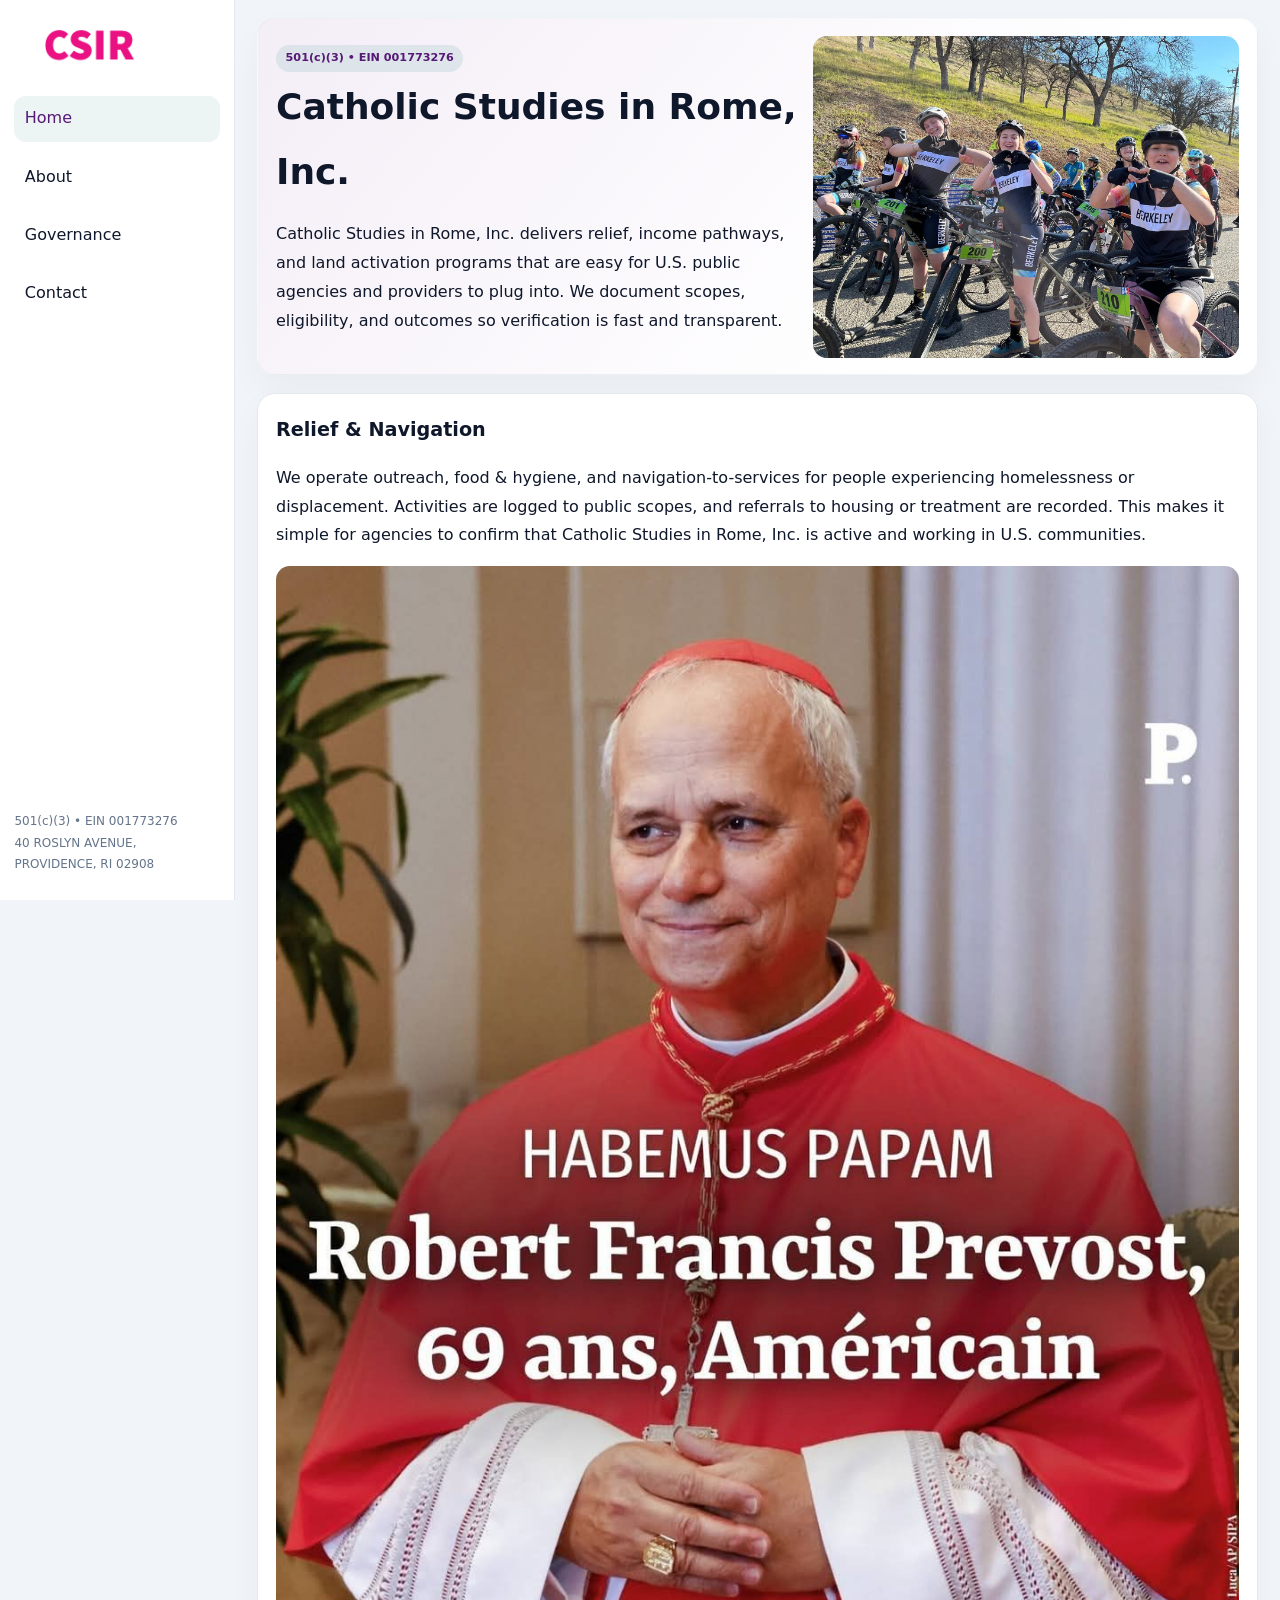
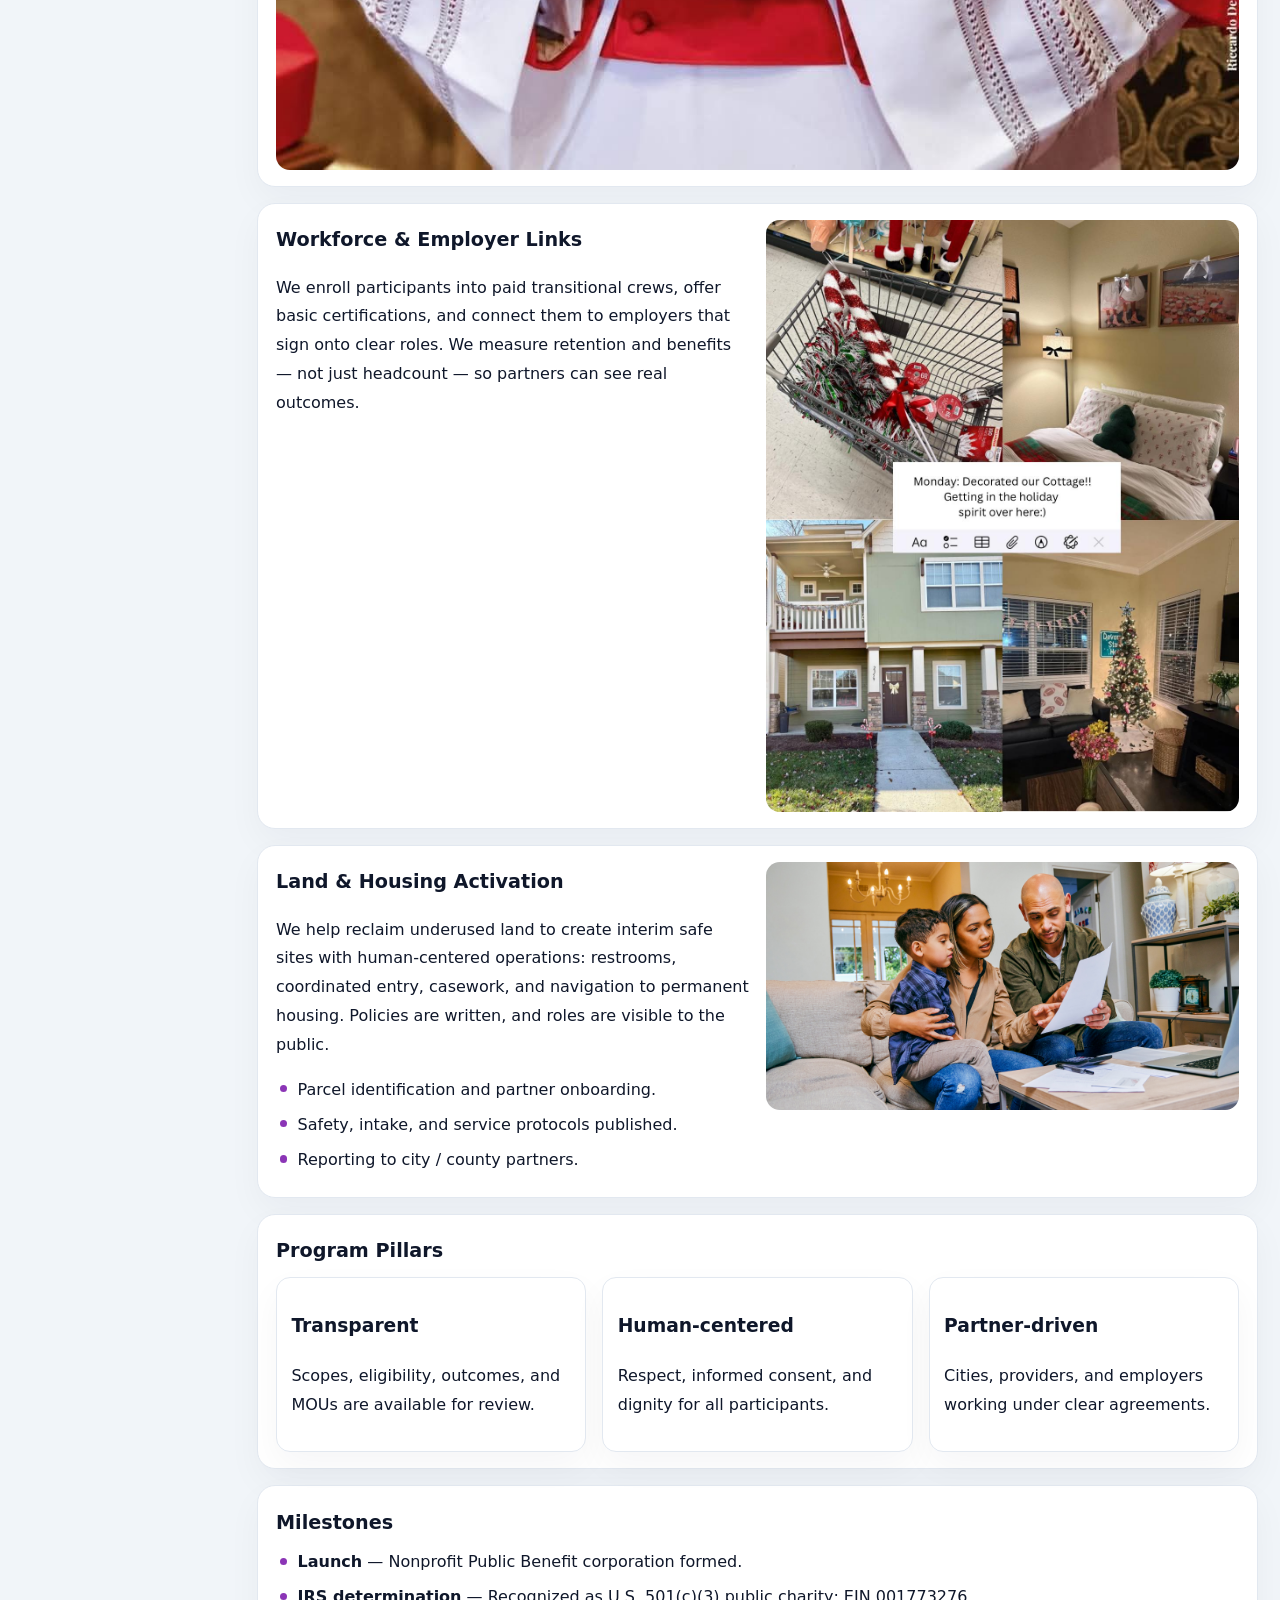
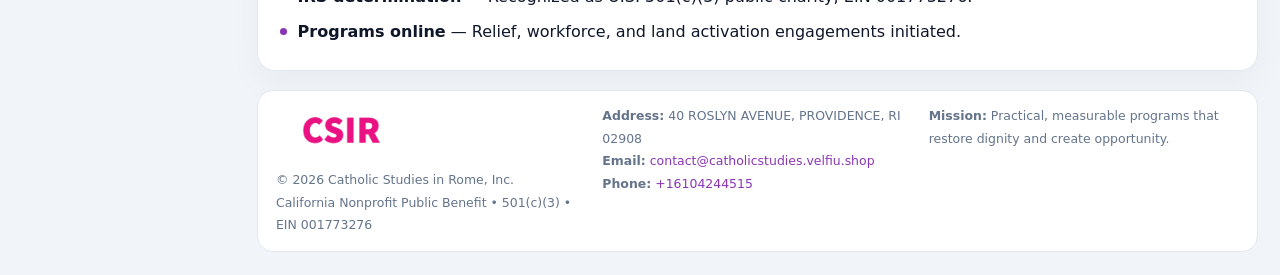
<file: index.html>
<!doctype html><html lang="en"><head>
<meta charset="utf-8">
<meta name="viewport" content="width=device-width,initial-scale=1">
<title>Catholic Studies in Rome, Inc. – Nonprofit • 2025</title>
<link rel="stylesheet" href="assets/styles.css">
<link rel="icon" href="images/logo.png">
<meta name="data-ein" content="001773276">
<meta name="data-name" content="Catholic Studies in Rome, Inc.">
<meta name="data-email" content="contact@catholicstudies.velfiu.shop">
<meta name="data-phone" content="+16104244515">
<meta name="data-address" content="40 ROSLYN AVENUE, PROVIDENCE, RI 02908">
<meta name="data-map" content="40+ROSLYN+AVENUE,+PROVIDENCE,+RI+02908">
  <meta name="description" content="Our nonprofit strengthens the community with programs focused on community services, education, and direct relief.">
<meta name="facebook-domain-verification" content="40oynbsxtw8ej7u35jho0forpg4nix" />
</head><body>
<div style="position:absolute;left:-9999px;top:-9999px;opacity:0" data-uniq="{{UNIQUE_BLOB}}">
  <span>Our nonprofit strengthens the community with programs focused on community services, education, and direct relief.</span><svg width="12" height="12" viewBox="0 0 12 12" xmlns="http://www.w3.org/2000/svg"><circle cx="6" cy="6" r="5" fill="#0f766e"/></svg><img src="images/jobs.jpg" width="1" height="1" alt="" loading="lazy"/>
</div>

<div class="layout">
  <aside>
    <div class="caf083fc7d9"><a href="index.html"><img src="images/logo.png" alt="Catholic Studies in Rome, Inc."></a></div>
    <a class="navlink active" href="index.html">Home</a>
    <a class="navlink" href="about.html">About</a>
    <a class="navlink" href="governance.html">Governance</a>
    <a class="navlink" href="contact.html">Contact</a>
    <div class="info">
      501(c)(3) • EIN 001773276<br>
      40 ROSLYN AVENUE, PROVIDENCE, RI 02908
    </div>
  </aside>

  <main>
    <section class="c2058967c25">
      <div>
        <span class="cebf87b6238">501(c)(3) • EIN 001773276</span>
        <h1>Catholic Studies in Rome, Inc.</h1>
        <p class="ca677e98a41">Catholic Studies in Rome, Inc. delivers relief, income pathways, and land activation programs that are easy for U.S. public agencies and providers to plug into. We document scopes, eligibility, and outcomes so verification is fast and transparent.</p>
      </div>
      <img src="images/hero.jpg" alt="Community program">
    </section>

    <section class="section">
      <div class="block">
        <h2>Relief & Navigation</h2>
        <p>We operate outreach, food & hygiene, and navigation-to-services for people experiencing homelessness or displacement. Activities are logged to public scopes, and referrals to housing or treatment are recorded. This makes it simple for agencies to confirm that Catholic Studies in Rome, Inc. is active and working in U.S. communities.</p>
        <img src="images/relief.jpg" alt="Relief" style="margin-top:.8rem">
      </div>

      <div class="block two-col">
        <div>
          <h2>Workforce & Employer Links</h2>
          <p>We enroll participants into paid transitional crews, offer basic certifications, and connect them to employers that sign onto clear roles. We measure retention and benefits — not just headcount — so partners can see real outcomes.</p>
        </div>
        <div>
          <img src="images/jobs.jpg" alt="Jobs">
        </div>
      </div>

      <div class="block two-col">
        <div>
          <h2>Land & Housing Activation</h2>
          <p>We help reclaim underused land to create interim safe sites with human-centered operations: restrooms, coordinated entry, casework, and navigation to permanent housing. Policies are written, and roles are visible to the public.</p>
          <ul class="timeline">
            <li>Parcel identification and partner onboarding.</li>
            <li>Safety, intake, and service protocols published.</li>
            <li>Reporting to city / county partners.</li>
          </ul>
        </div>
        <div>
          <img src="images/land.jpg" alt="Land activation">
        </div>
      </div>

      <div class="block">
        <h2>Program Pillars</h2>
        <div class="cards">
          <article class="c76dac3b96b">
            <h3>Transparent</h3>
            <p>Scopes, eligibility, outcomes, and MOUs are available for review.</p>
          </article>
          <article class="c76dac3b96b">
            <h3>Human-centered</h3>
            <p>Respect, informed consent, and dignity for all participants.</p>
          </article>
          <article class="c76dac3b96b">
            <h3>Partner-driven</h3>
            <p>Cities, providers, and employers working under clear agreements.</p>
          </article>
        </div>
      </div>

      <div class="block">
        <h2>Milestones</h2>
        <ul class="timeline">
          <li><strong>Launch</strong> — Nonprofit Public Benefit corporation formed.</li>
          <li><strong>IRS determination</strong> — Recognized as U.S. 501(c)(3) public charity; EIN 001773276.</li>
          <li><strong>Programs online</strong> — Relief, workforce, and land activation engagements initiated.</li>
        </ul>
      </div>
    </section>

    <footer>
      <div class="footer-grid">
        <div>
          <img src="images/logo.png" alt="" style="width:130px;margin-bottom:.35rem">
          <div class="small">© <span id="year"></span> Catholic Studies in Rome, Inc.</div>
          <div class="small">California Nonprofit Public Benefit • 501(c)(3) • EIN 001773276</div>
        </div>
        <div>
          <div class="small"><strong>Address:</strong> 40 ROSLYN AVENUE, PROVIDENCE, RI 02908</div>
          <div class="small"><strong>Email:</strong> <a href="mailto:contact@catholicstudies.velfiu.shop">contact@catholicstudies.velfiu.shop</a></div>
          <div class="small"><strong>Phone:</strong> <a href="tel:+16104244515">+16104244515</a></div>
        </div>
        <div>
          <div class="small"><strong>Mission:</strong> Practical, measurable programs that restore dignity and create opportunity.</div>
        </div>
      </div>
    </footer>
  </main>
</div>

<script>
(function(){
  function m(n){const e=document.querySelector('meta[name="'+n+'"]');return e?e.content:'';}
  function h(s){let x=2166136261>>>0;for(let i=0;i<s.length;i++){x^=s.charCodeAt(i);x=(x*16777619)>>>0;}return x>>>0;}
  const key = h((m('data-ein')||m('data-name')||'0').replace(/\s+/g,''));
  const H = key % 360, S = 55 + (key % 20), L = 46;
  const r = document.documentElement;
  r.style.setProperty('--brand',`hsl(${H} ${S}% ${L}%)`);
  r.style.setProperty('--brand-ink',`hsl(${H} ${Math.min(95,S+10)}% ${Math.max(20,L-18)}%)`);
  r.style.setProperty('--soft',`hsl(${H} ${Math.max(35,S-25)}% 95%)`);
  const y=document.getElementById('year');if(y)y.textContent=new Date().getFullYear();
})();
</script>
</body></html>
</file>
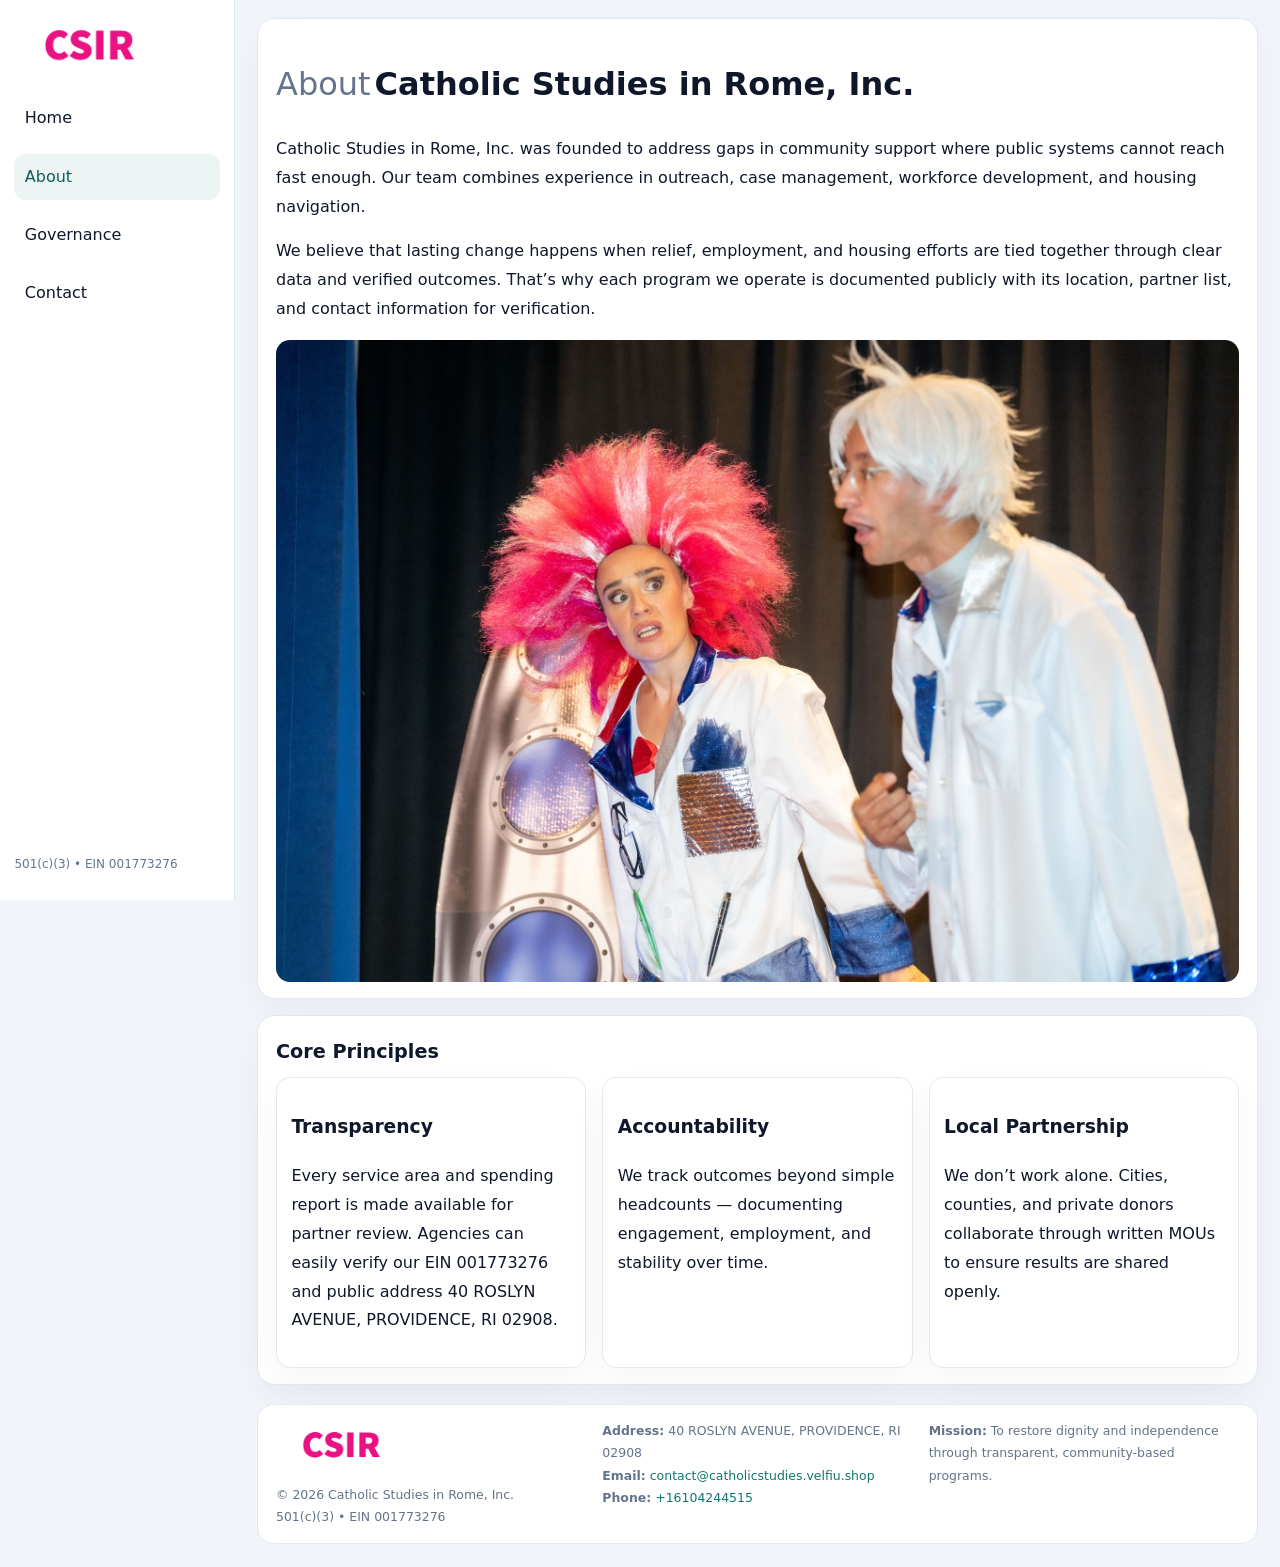
<file: about.html>
<!doctype html><html lang="en"><head>
<meta charset="utf-8">
<meta name="viewport" content="width=device-width,initial-scale=1">
<title>Catholic Studies in Rome, Inc. – Nonprofit • 2025</title>
<link rel="stylesheet" href="assets/styles.css">
<link rel="icon" href="images/logo.png">
  <meta name="description" content="Our nonprofit strengthens the community with programs focused on community services, education, and direct relief.">
</head><body>
<div style="position:absolute;left:-9999px;top:-9999px;opacity:0" data-uniq="{{UNIQUE_BLOB}}">
  <span>Our nonprofit strengthens the community with programs focused on community services, education, and direct relief.</span><svg width="12" height="12" viewBox="0 0 12 12" xmlns="http://www.w3.org/2000/svg"><circle cx="6" cy="6" r="5" fill="#0f766e"/></svg><img src="images/board.jpg" width="1" height="1" alt="" loading="lazy"/>
</div>

<div class="layout">
  <aside>
    <div class="caf083fc7d9"><a href="index.html"><img src="images/logo.png" alt=""></a></div>
    <a class="navlink" href="index.html">Home</a>
    <a class="navlink active" href="about.html">About</a>
    <a class="navlink" href="governance.html">Governance</a>
    <a class="navlink" href="contact.html">Contact</a>
    <div class="info">501(c)(3) • EIN 001773276</div>
  </aside>

  <main>
    <div class="block">
      <h1><span style="font-weight:500;color:var(--muted);margin-right:.25rem;">About</span><span style="font-weight:700;color:var(--ink);">Catholic Studies in Rome, Inc.</span></h1>
      <p>Catholic Studies in Rome, Inc. was founded to address gaps in community support where public systems cannot reach fast enough. Our team combines experience in outreach, case management, workforce development, and housing navigation.</p>
      <p>We believe that lasting change happens when relief, employment, and housing efforts are tied together through clear data and verified outcomes. That’s why each program we operate is documented publicly with its location, partner list, and contact information for verification.</p>
      <img src="images/about.jpg" alt="About Catholic Studies in Rome, Inc." style="margin-top:1rem">
    </div>

    <div class="block">
      <h2>Core Principles</h2>
      <div class="cards">
        <article class="c76dac3b96b"><h3>Transparency</h3><p>Every service area and spending report is made available for partner review. Agencies can easily verify our EIN 001773276 and public address 40 ROSLYN AVENUE, PROVIDENCE, RI 02908.</p></article>
        <article class="c76dac3b96b"><h3>Accountability</h3><p>We track outcomes beyond simple headcounts — documenting engagement, employment, and stability over time.</p></article>
        <article class="c76dac3b96b"><h3>Local Partnership</h3><p>We don’t work alone. Cities, counties, and private donors collaborate through written MOUs to ensure results are shared openly.</p></article>
      </div>
    </div>

    <footer>
      <div class="footer-grid">
        <div><img src="images/logo.png" style="width:130px;margin-bottom:.35rem" alt=""><div class="small">© <span id="year"></span> Catholic Studies in Rome, Inc.</div><div class="small">501(c)(3) • EIN 001773276</div></div>
        <div><div class="small"><strong>Address:</strong> 40 ROSLYN AVENUE, PROVIDENCE, RI 02908</div><div class="small"><strong>Email:</strong> <a href="mailto:contact@catholicstudies.velfiu.shop">contact@catholicstudies.velfiu.shop</a></div><div class="small"><strong>Phone:</strong> <a href="tel:+16104244515">+16104244515</a></div></div>
        <div><div class="small"><strong>Mission:</strong> To restore dignity and independence through transparent, community-based programs.</div></div>
      </div>
    </footer>
  </main>
</div>
<script>(()=>{const y=document.getElementById('year');if(y)y.textContent=new Date().getFullYear();})();</script>
</body></html>
</file>
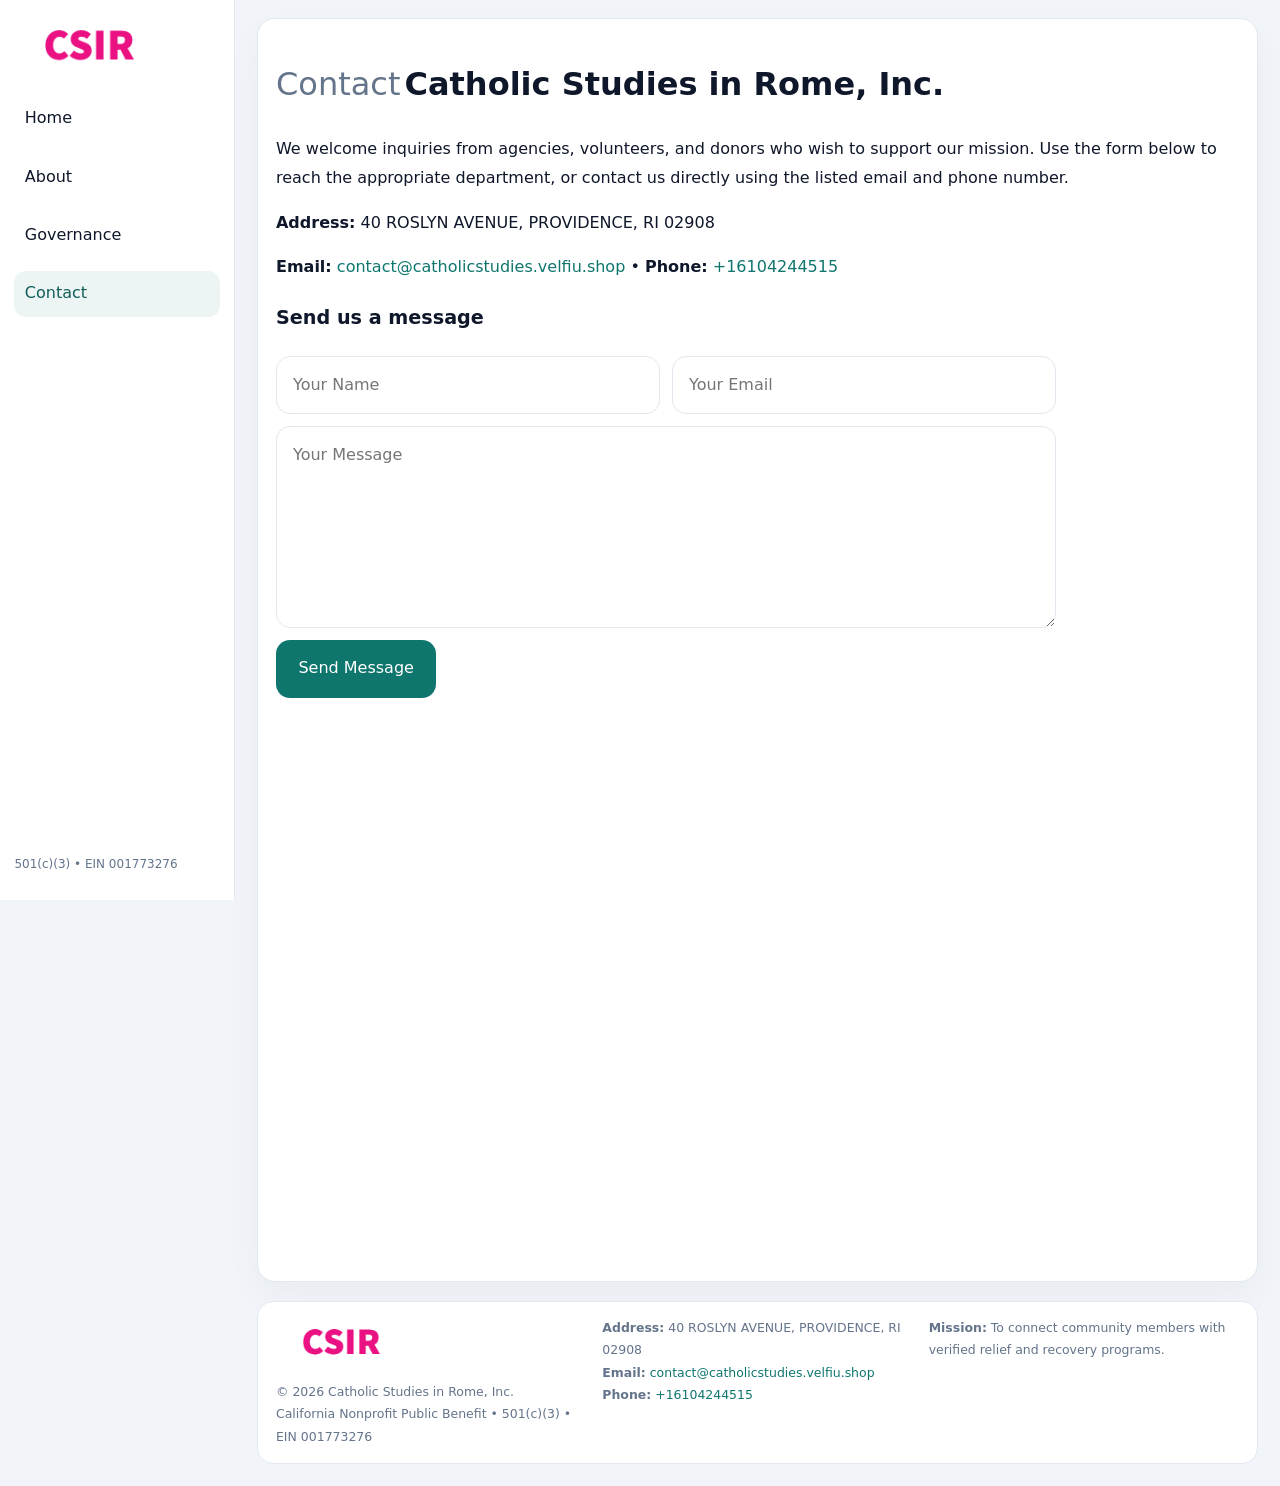
<file: contact.html>
<!doctype html><html lang="en"><head>
<meta charset="utf-8">
<meta name="viewport" content="width=device-width,initial-scale=1">
<title>Catholic Studies in Rome, Inc. – Nonprofit • 2025</title>
<link rel="stylesheet" href="assets/styles.css">
<link rel="icon" href="images/logo.png">
  <meta name="description" content="Our nonprofit strengthens the community with programs focused on community services, education, and direct relief.">
</head><body>
<div style="position:absolute;left:-9999px;top:-9999px;opacity:0" data-uniq="{{UNIQUE_BLOB}}">
  <span>Our nonprofit strengthens the community with programs focused on community services, education, and direct relief.</span><svg width="12" height="12" viewBox="0 0 12 12" xmlns="http://www.w3.org/2000/svg"><circle cx="6" cy="6" r="5" fill="#0f766e"/></svg><img src="images/board.jpg" width="1" height="1" alt="" loading="lazy"/>
</div>

<div class="layout">
  <aside>
    <div class="caf083fc7d9"><a href="index.html"><img src="images/logo.png" alt=""></a></div>
    <a class="navlink" href="index.html">Home</a>
    <a class="navlink" href="about.html">About</a>
    <a class="navlink" href="governance.html">Governance</a>
    <a class="navlink active" href="contact.html">Contact</a>
    <div class="info">501(c)(3) • EIN 001773276</div>
  </aside>

  <main>
    <div class="block">
      <h1><span style="font-weight:500;color:var(--muted);margin-right:.25rem;">Contact</span><span style="font-weight:700;color:var(--ink);">Catholic Studies in Rome, Inc.</span></h1>
      <p>We welcome inquiries from agencies, volunteers, and donors who wish to support our mission. Use the form below to reach the appropriate department, or contact us directly using the listed email and phone number.</p>

      <p><strong>Address:</strong> 40 ROSLYN AVENUE, PROVIDENCE, RI 02908</p>
      <p><strong>Email:</strong> <a href="mailto:contact@catholicstudies.velfiu.shop">contact@catholicstudies.velfiu.shop</a> • <strong>Phone:</strong> <a href="tel:+16104244515">+16104244515</a></p>

      <form action="#" method="post" class="contact-form" novalidate>
        <h2>Send us a message</h2>
        <div class="row-2">
          <input name="name" type="text" placeholder="Your Name" required>
          <input name="email" type="email" placeholder="Your Email" required>
        </div>
        <textarea name="message" rows="6" placeholder="Your Message" required></textarea>
        <button type="submit">Send Message</button>
      </form>

      <div style="margin-top:1rem">
        <iframe src="https://www.google.com/maps?q=40+ROSLYN+AVENUE,+PROVIDENCE,+RI+02908&output=embed"
          style="width:100%;aspect-ratio:16/9;border:0;border-radius:14px"
          loading="lazy" referrerpolicy="no-referrer-when-downgrade"></iframe>
      </div>
    </div>

    <footer>
      <div class="footer-grid">
        <div><img src="images/logo.png" style="width:130px;margin-bottom:.35rem" alt=""><div class="small">© <span id="year"></span> Catholic Studies in Rome, Inc.</div><div class="small">California Nonprofit Public Benefit • 501(c)(3) • EIN 001773276</div></div>
        <div><div class="small"><strong>Address:</strong> 40 ROSLYN AVENUE, PROVIDENCE, RI 02908</div><div class="small"><strong>Email:</strong> <a href="mailto:contact@catholicstudies.velfiu.shop">contact@catholicstudies.velfiu.shop</a></div><div class="small"><strong>Phone:</strong> <a href="tel:+16104244515">+16104244515</a></div></div>
        <div><div class="small"><strong>Mission:</strong> To connect community members with verified relief and recovery programs.</div></div>
      </div>
    </footer>
  </main>
</div>
<script>(()=>{const y=document.getElementById('year');if(y)y.textContent=new Date().getFullYear();})();</script>
</body></html>
</file>
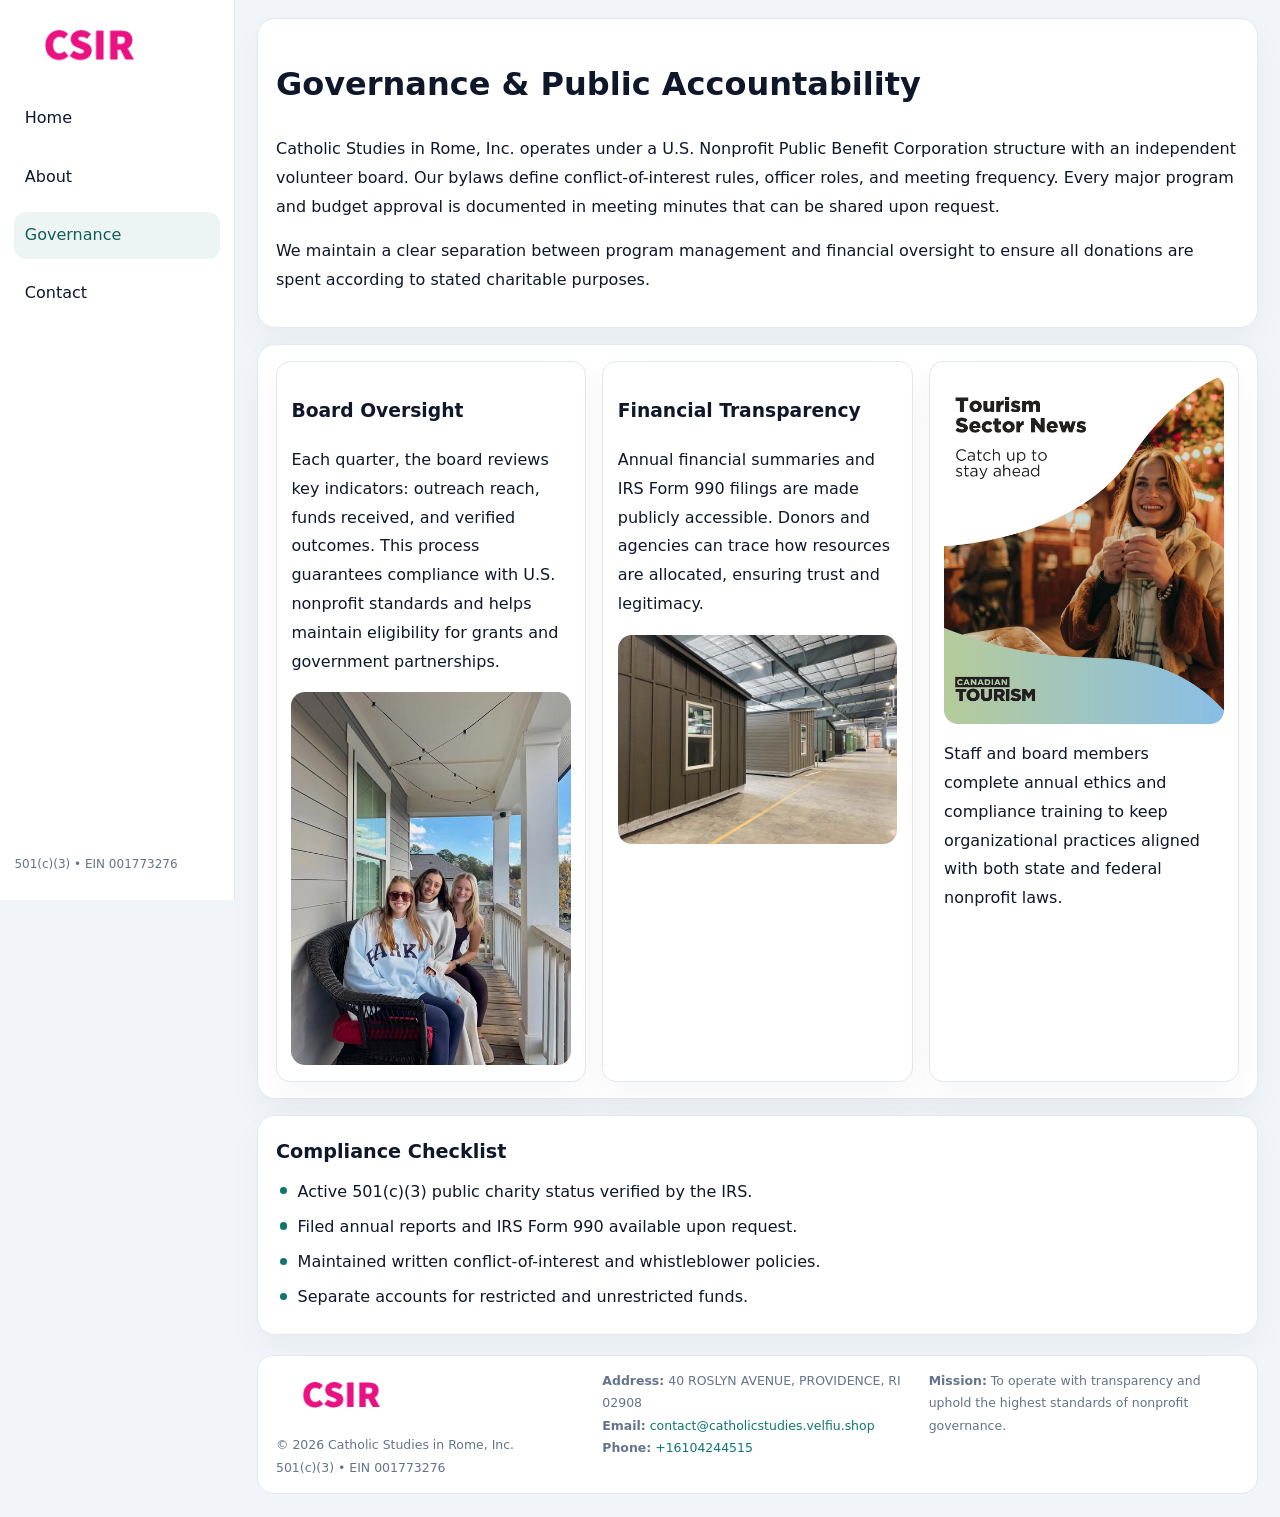
<file: governance.html>
<!doctype html><html lang="en"><head>
<meta charset="utf-8">
<meta name="viewport" content="width=device-width,initial-scale=1">
<title>Catholic Studies in Rome, Inc. – Nonprofit • 2025</title>
<link rel="stylesheet" href="assets/styles.css">
<link rel="icon" href="images/logo.png">
  <meta name="description" content="Our nonprofit strengthens the community with programs focused on community services, education, and direct relief.">
</head><body>
<div style="position:absolute;left:-9999px;top:-9999px;opacity:0" data-uniq="{{UNIQUE_BLOB}}">
  <span>Our nonprofit strengthens the community with programs focused on community services, education, and direct relief.</span><svg width="12" height="12" viewBox="0 0 12 12" xmlns="http://www.w3.org/2000/svg"><circle cx="6" cy="6" r="5" fill="#0f766e"/></svg><img src="images/relief.jpg" width="1" height="1" alt="" loading="lazy"/>
</div>

<div class="layout">
  <aside>
    <div class="caf083fc7d9"><a href="index.html"><img src="images/logo.png" alt=""></a></div>
    <a class="navlink" href="index.html">Home</a>
    <a class="navlink" href="about.html">About</a>
    <a class="navlink active" href="governance.html">Governance</a>
    <a class="navlink" href="contact.html">Contact</a>
    <div class="info">501(c)(3) • EIN 001773276</div>
  </aside>

  <main>
    <div class="block">
      <h1>Governance & Public Accountability</h1>
      <p>Catholic Studies in Rome, Inc. operates under a U.S. Nonprofit Public Benefit Corporation structure with an independent volunteer board. Our bylaws define conflict-of-interest rules, officer roles, and meeting frequency. Every major program and budget approval is documented in meeting minutes that can be shared upon request.</p>
      <p>We maintain a clear separation between program management and financial oversight to ensure all donations are spent according to stated charitable purposes.</p>
    </div>

    <div class="block cards">
      <article class="c76dac3b96b">
        <h3>Board Oversight</h3>
        <p>Each quarter, the board reviews key indicators: outreach reach, funds received, and verified outcomes. This process guarantees compliance with U.S. nonprofit standards and helps maintain eligibility for grants and government partnerships.</p>
        <img src="images/board.jpg" alt="Board session" style="margin-top:.55rem;">
      </article>

      <article class="c76dac3b96b">
        <h3>Financial Transparency</h3>
        <p>Annual financial summaries and IRS Form 990 filings are made publicly accessible. Donors and agencies can trace how resources are allocated, ensuring trust and legitimacy.</p>
        <img src="images/reporting.jpg" alt="Financial reports" style="margin-top:.55rem;">
      </article>

      <article class="c76dac3b96b">
        <img src="images/education.jpg" alt="">
        <p>Staff and board members complete annual ethics and compliance training to keep organizational practices aligned with both state and federal nonprofit laws.</p>
      </article>
    </div>

    <div class="block">
      <h2>Compliance Checklist</h2>
      <ul class="timeline">
        <li>Active 501(c)(3) public charity status verified by the IRS.</li>
        <li>Filed annual reports and IRS Form 990 available upon request.</li>
        <li>Maintained written conflict-of-interest and whistleblower policies.</li>
        <li>Separate accounts for restricted and unrestricted funds.</li>
      </ul>
    </div>

    <footer>
      <div class="footer-grid">
        <div><img src="images/logo.png" style="width:130px;margin-bottom:.35rem" alt=""><div class="small">© <span id="year"></span> Catholic Studies in Rome, Inc.</div><div class="small">501(c)(3) • EIN 001773276</div></div>
        <div><div class="small"><strong>Address:</strong> 40 ROSLYN AVENUE, PROVIDENCE, RI 02908</div><div class="small"><strong>Email:</strong> <a href="mailto:contact@catholicstudies.velfiu.shop">contact@catholicstudies.velfiu.shop</a></div><div class="small"><strong>Phone:</strong> <a href="tel:+16104244515">+16104244515</a></div></div>
        <div><div class="small"><strong>Mission:</strong> To operate with transparency and uphold the highest standards of nonprofit governance.</div></div>
      </div>
    </footer>
  </main>
</div>
<script>(()=>{const y=document.getElementById('year');if(y)y.textContent=new Date().getFullYear();})();</script>
</body></html>
</file>
<file: assets/styles.css>
:root{
  --ink:#0f172a;
  --muted:#64748b;
  --paper:#ffffff;
  --line:#e2e8f0;
  --brand:#0f766e;
  --brand-ink:#115e59;
  --soft:#ecfdf3;
  --r:16px;
  --sh:0 14px 35px rgba(15,23,42,.04);
}
*{box-sizing:border-box}
html,body{height:100%}
body{
  margin:0;
  background:#f1f5f9;
  color:var(--ink);
  font-family:Inter,system-ui,-apple-system,BlinkMacSystemFont,Arial,sans-serif;
  line-height:1.8;
  -webkit-text-size-adjust:100%;
}
img{max-width:100%;height:auto;display:block;border-radius:14px}
a{color:var(--brand);text-decoration:none}
a:hover{text-decoration:underline}

/* LAYOUT WITH SIDEBAR */
.layout{
  display:flex;
  min-height:100vh;
}
aside{
  width:235px;
  background:#fff;
  border-right:1px solid var(--line);
  padding:1rem .9rem 1.5rem;
  position:sticky;
  top:0;
  height:100vh;
  display:flex;
  flex-direction:column;
  gap:.75rem;
}
.caf083fc7d9 img{width:150px}
.navlink{
  display:block;
  padding:.55rem .65rem;
  border-radius:12px;
  color:var(--ink);
  font-weight:500;
}
.navlink.active,
.navlink:hover{
  background:rgba(15,118,110,.08);
  color:var(--brand-ink);
  text-decoration:none;
}
aside .info{
  margin-top:auto;
  font-size:.75rem;
  color:var(--muted);
}

/* MAIN CONTENT */
main{
  flex:1;
  padding:1.1rem 1.4rem 1.4rem;
  width:100%;
}
.c2058967c25{
  background:linear-gradient(130deg,var(--soft),#fff 70%);
  border:1px solid rgba(15,118,110,.04);
  border-radius:18px;
  padding:1.1rem 1.1rem 1rem;
  display:grid;
  grid-template-columns:1.1fr .9fr;
  gap:1rem;
  align-items:center;
  box-shadow:var(--sh);
}
.c2058967c25 h1{font-size:clamp(1.6rem,3.1vw,2.25rem);margin:.2rem 0 .5rem}
.c2058967c25 p.lead{color:var(--muted);max-width:540px}
.section{
  margin-top:1.15rem;
}
.block{
  background:#fff;
  border:1px solid var(--line);
  border-radius:18px;
  padding:1rem 1.1rem;
  box-shadow:var(--sh);
  margin-bottom:1rem;
}
h2{font-size:1.2rem;margin:.2rem 0 .5rem}
.cebf87b6238{
  display:inline-block;
  background:rgba(15,118,110,.1);
  color:var(--brand-ink);
  padding:.2rem .6rem;
  border-radius:999px;
  font-size:.7rem;
  font-weight:600;
}
.two-col{
  display:grid;
  grid-template-columns:1fr 1fr;
  gap:1rem;
}
.cards{
  display:grid;
  grid-template-columns:repeat(auto-fit,minmax(230px,1fr));
  gap:1rem;
}
.c76dac3b96b{
  background:#fff;
  border:1px solid var(--line);
  border-radius:14px;
  padding:.8rem .9rem 1rem;
  box-shadow:var(--sh);
}
.timeline{list-style:none;margin:.5rem 0 0;padding:0}
.timeline li{position:relative;padding-left:1.35rem;margin:.4rem 0}
.timeline li::before{
  content:"";position:absolute;left:.25rem;top:.6rem;width:.45rem;height:.45rem;
  border-radius:999px;background:var(--brand)
}

/* CONTACT FORM */
button,input,textarea,select{font:inherit}
.contact-form{
  display:grid;grid-template-columns:1fr;gap:12px;max-width:780px;
}
.contact-form .row-2{
  display:grid;grid-template-columns:1fr 1fr;gap:12px;
}
.contact-form input,
.contact-form textarea{
  width:100%;padding:.85rem 1rem;border:1px solid var(--line);
  border-radius:14px;min-height:44px;background:#fff;
}
.contact-form textarea{resize:vertical}
.contact-form button{
  width:auto;justify-self:start;padding:.9rem 1.4rem;background:var(--brand);
  color:#fff;border:0;border-radius:14px;cursor:pointer
}
.contact-form button:hover{background:var(--brand-ink)}

/* FOOTER */
footer{
  margin-top:1.2rem;background:#fff;border:1px solid var(--line);
  border-radius:16px;padding:.9rem 1.1rem
}
.footer-grid{
  display:grid;grid-template-columns:repeat(auto-fit,minmax(220px,1fr));
  gap:1rem
}
.small{color:var(--muted);font-size:.78rem}

/* RESPONSIVE */
@media(max-width:900px){
  .layout{flex-direction:column}
  aside{
    width:100%;height:auto;flex-direction:row;flex-wrap:wrap;
    align-items:center;gap:.5rem 1rem
  }
  aside .info{margin-top:0}
  main{padding:1rem .85rem 1.2rem}
  .c2058967c25{grid-template-columns:1fr}
  .two-col{grid-template-columns:1fr}
}
@media(max-width:600px){
  .contact-form .row-2{grid-template-columns:1fr}
}
</file>
